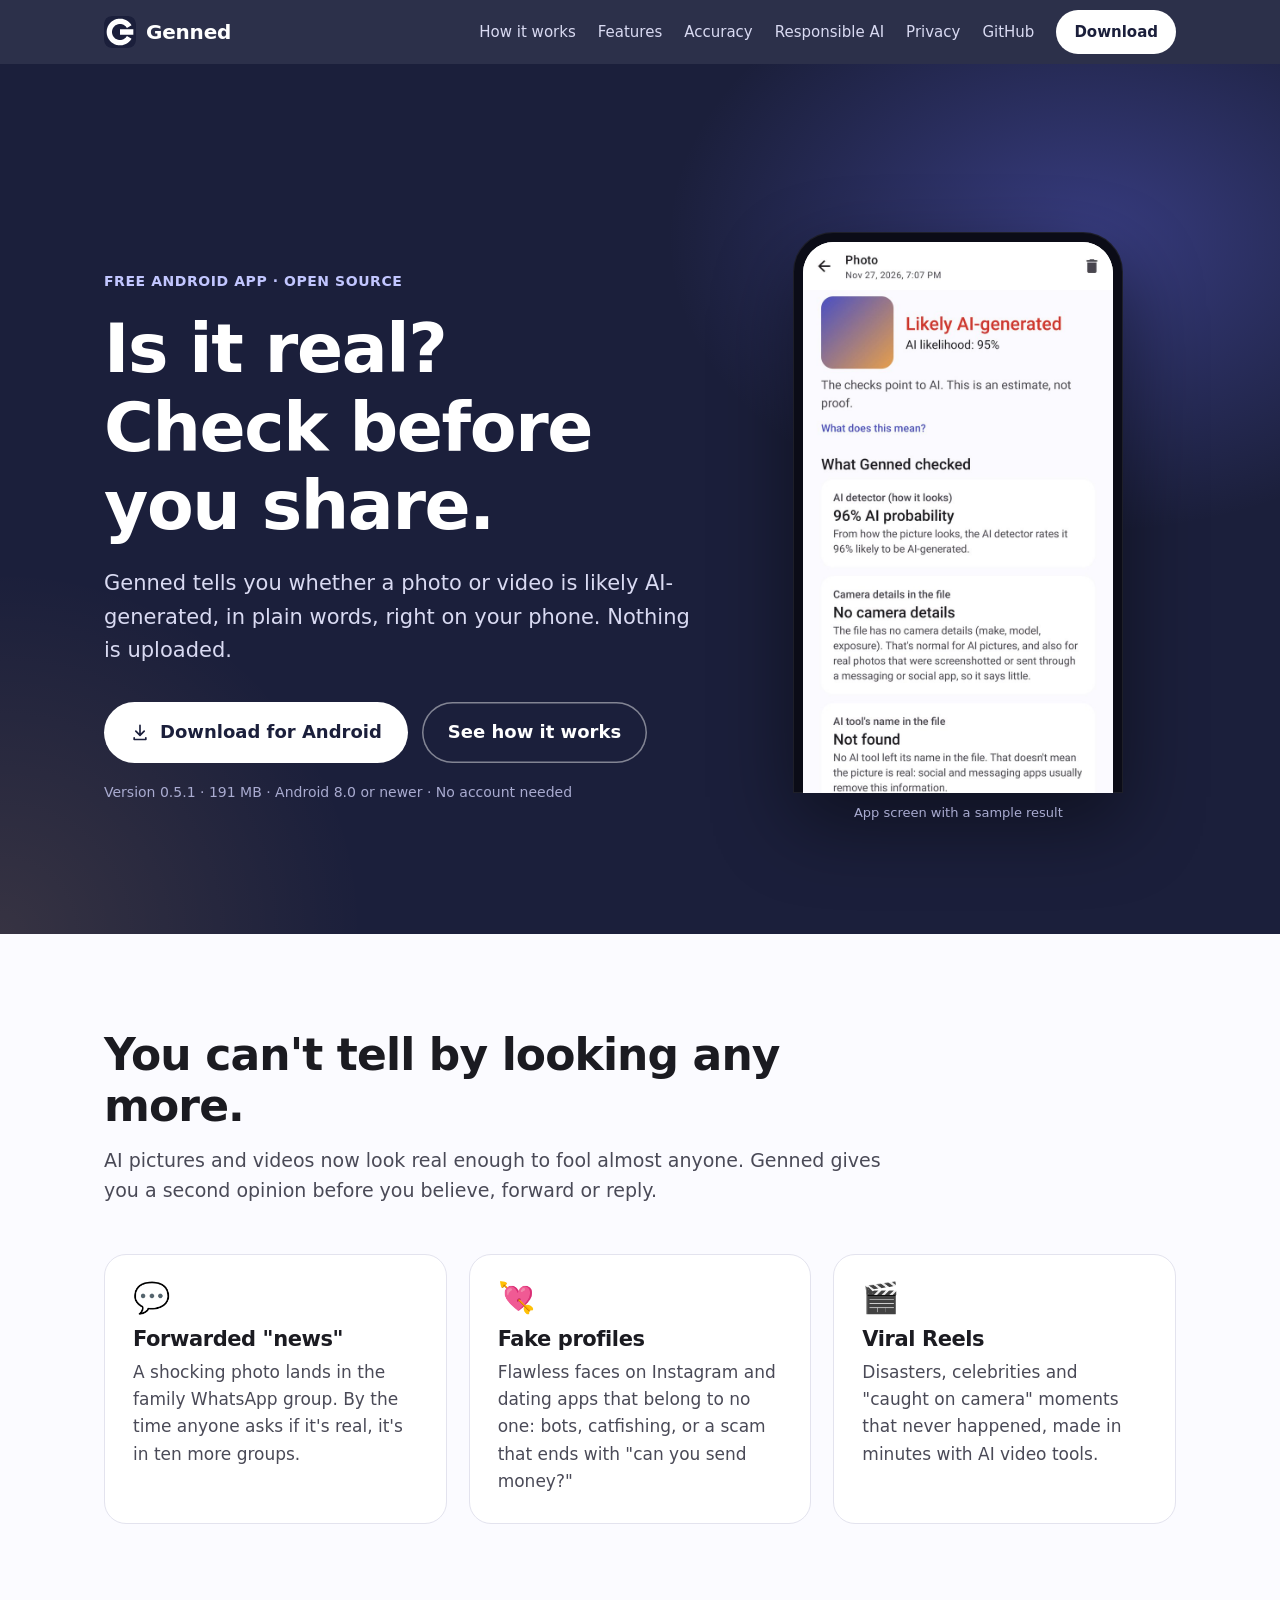
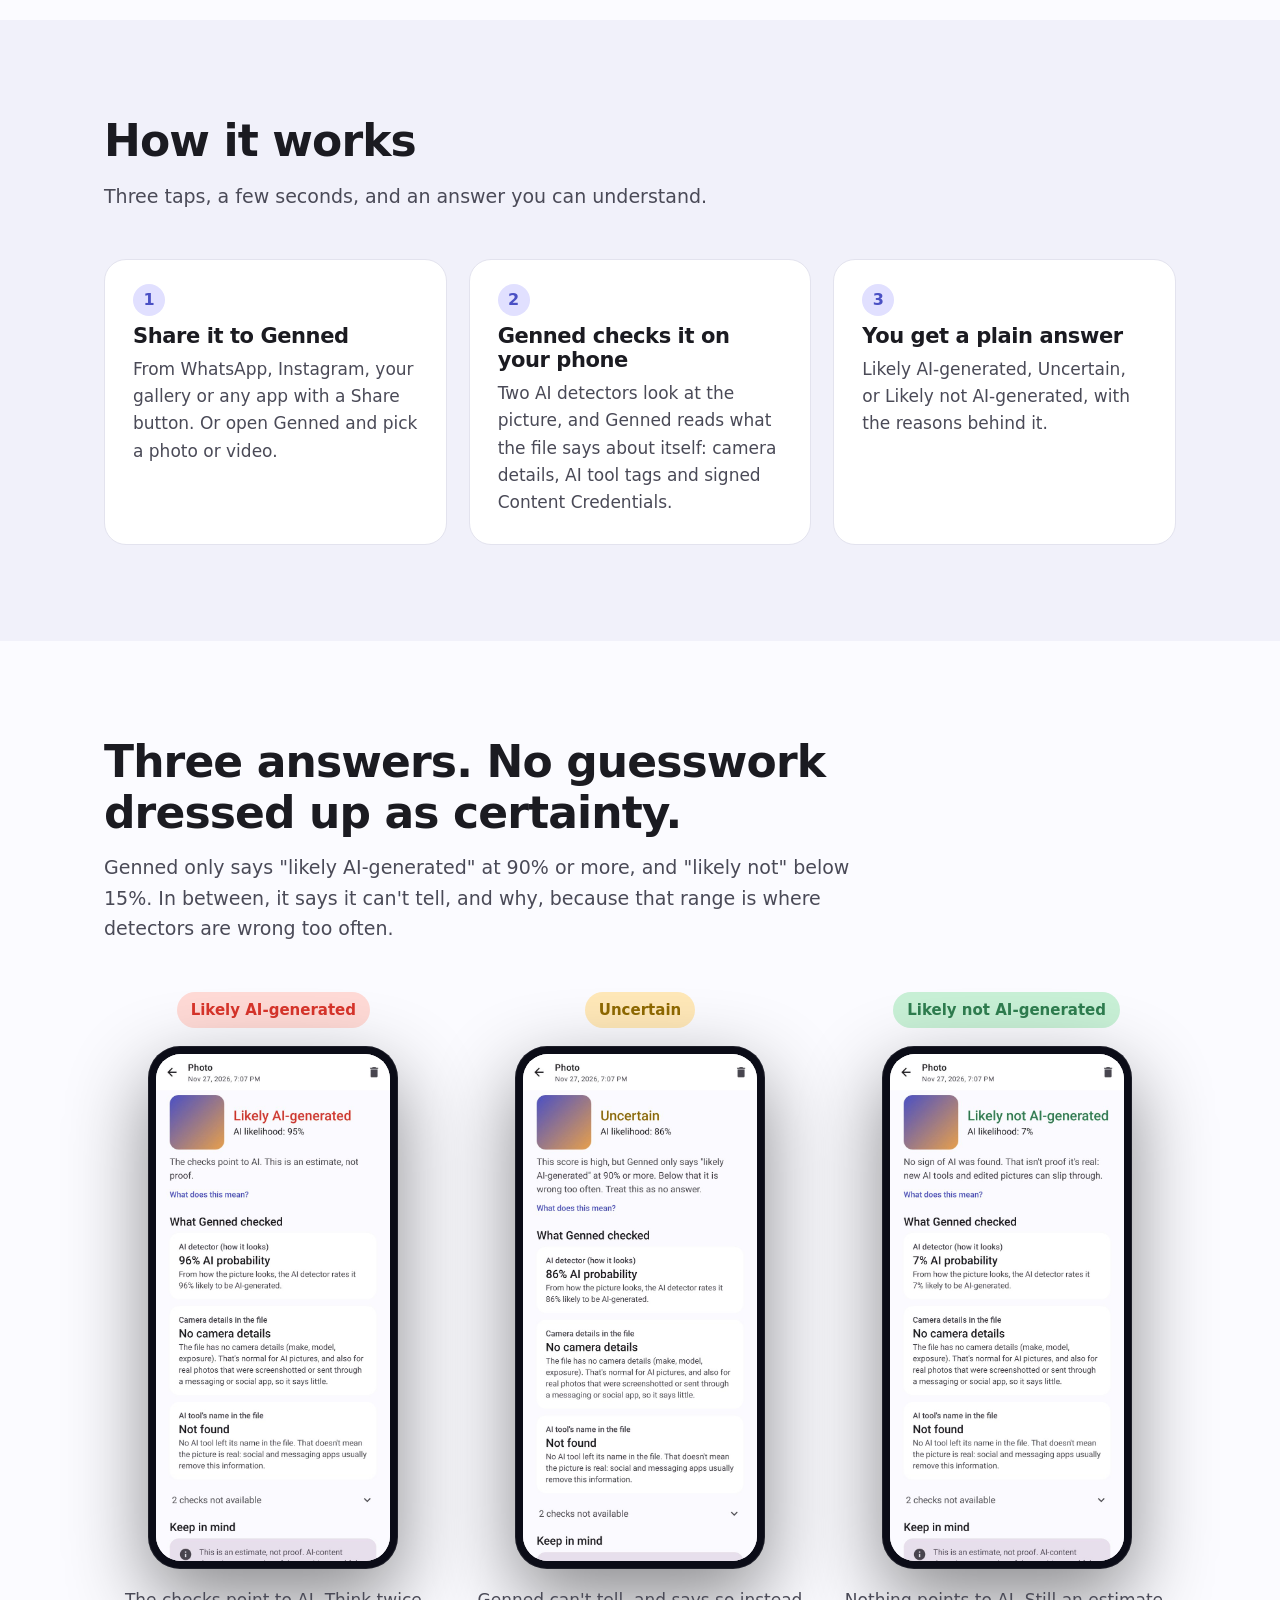
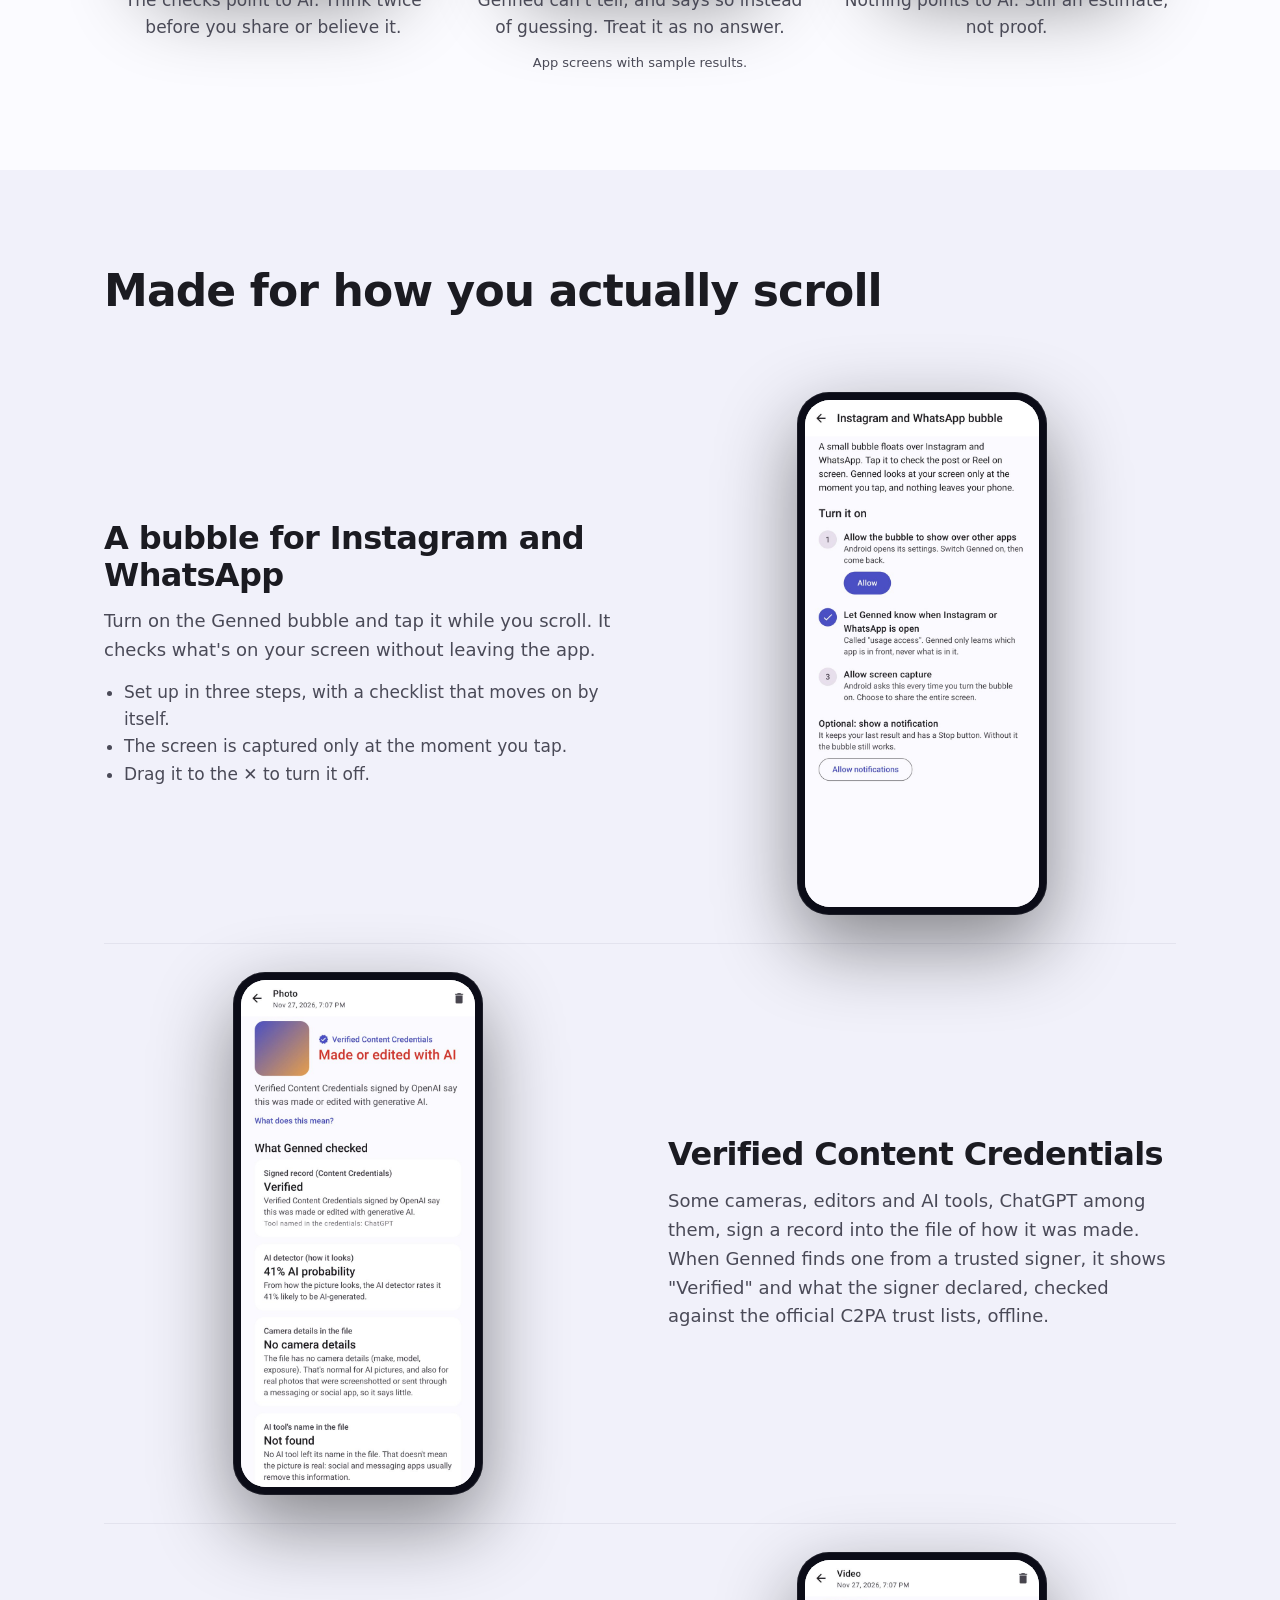
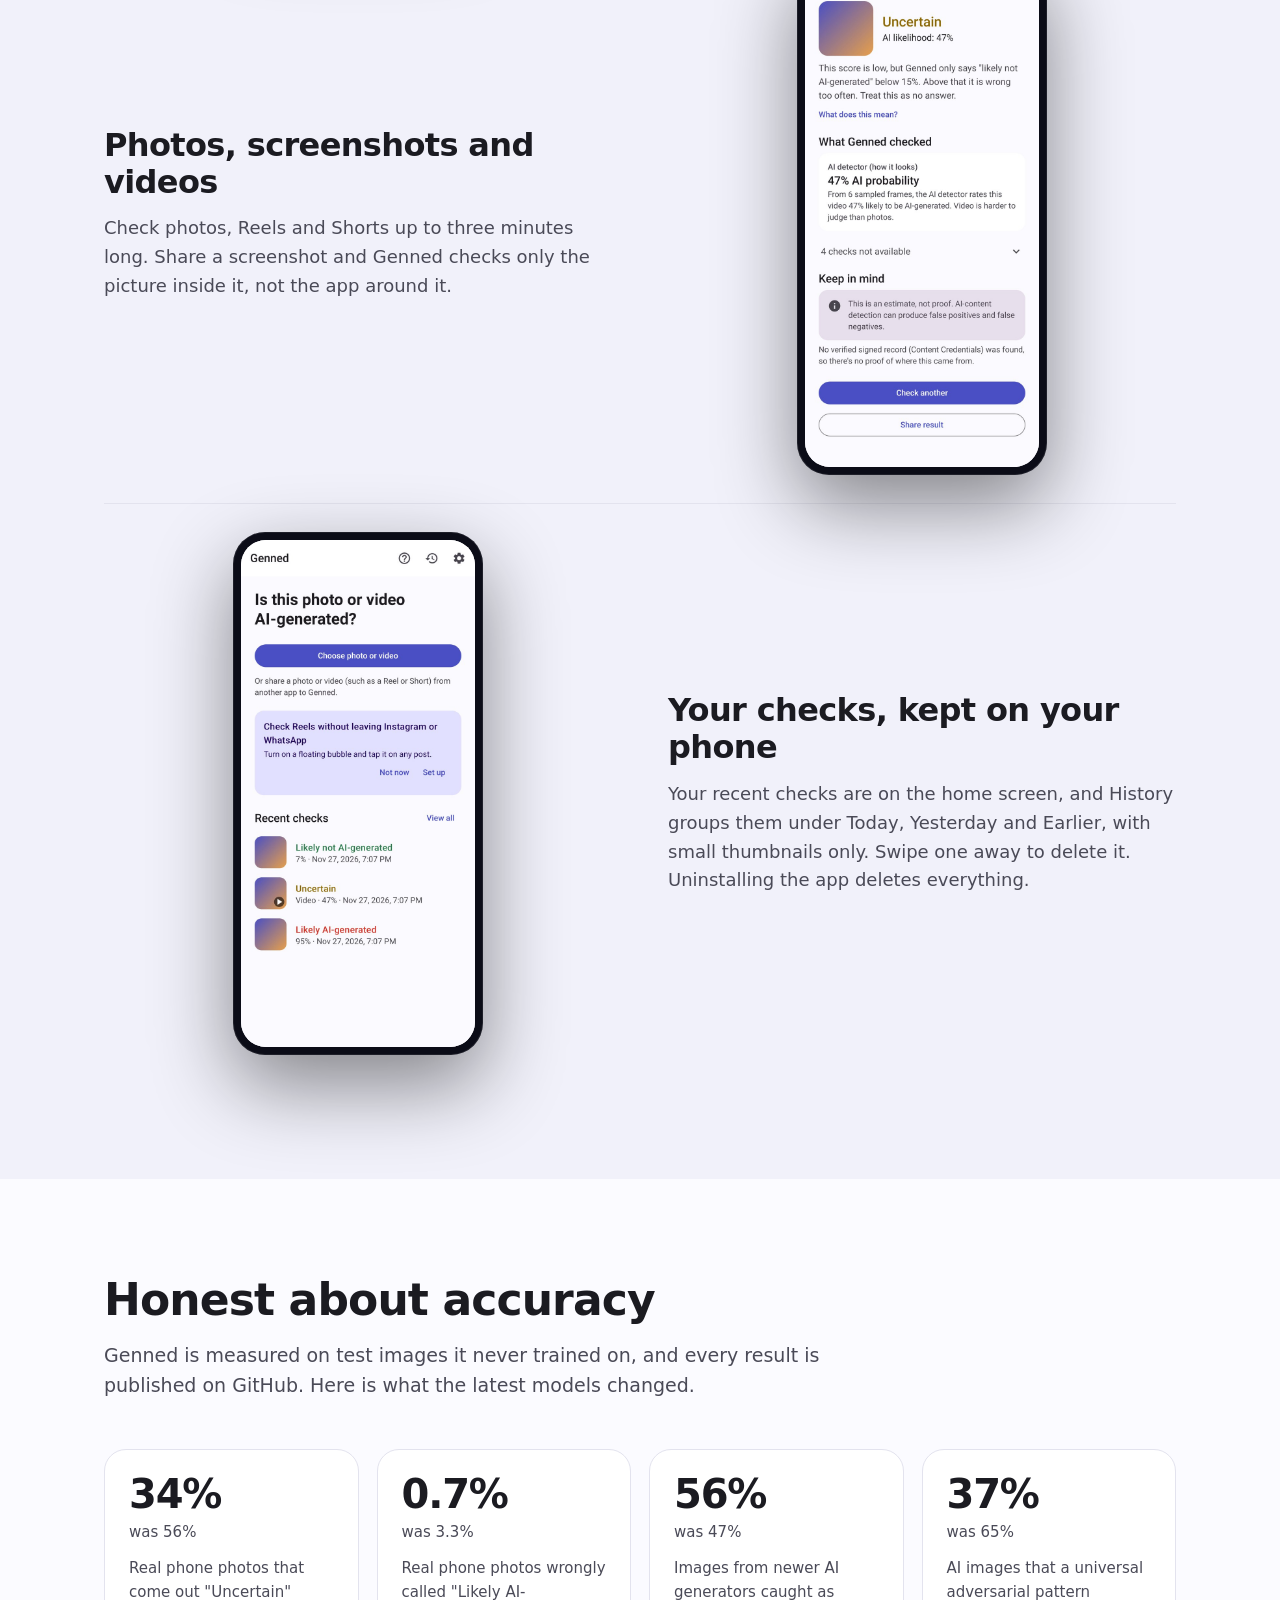
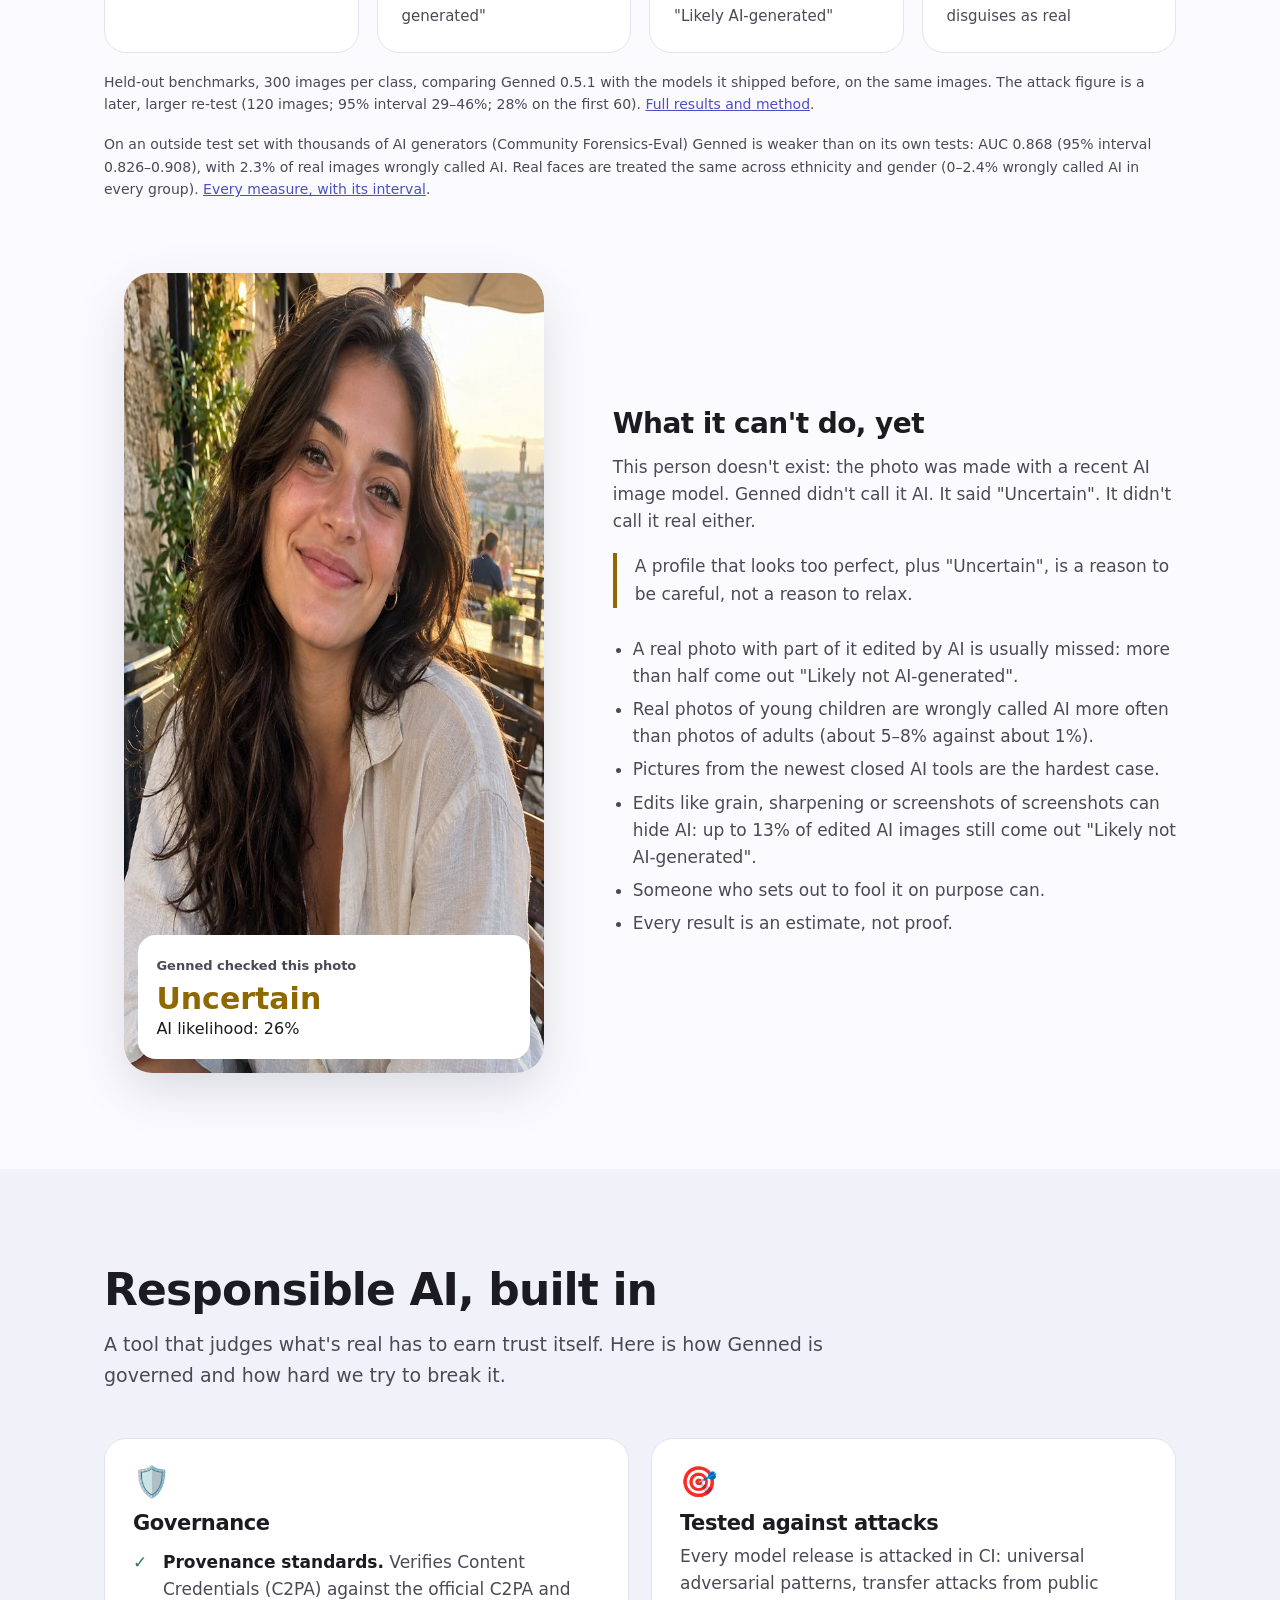
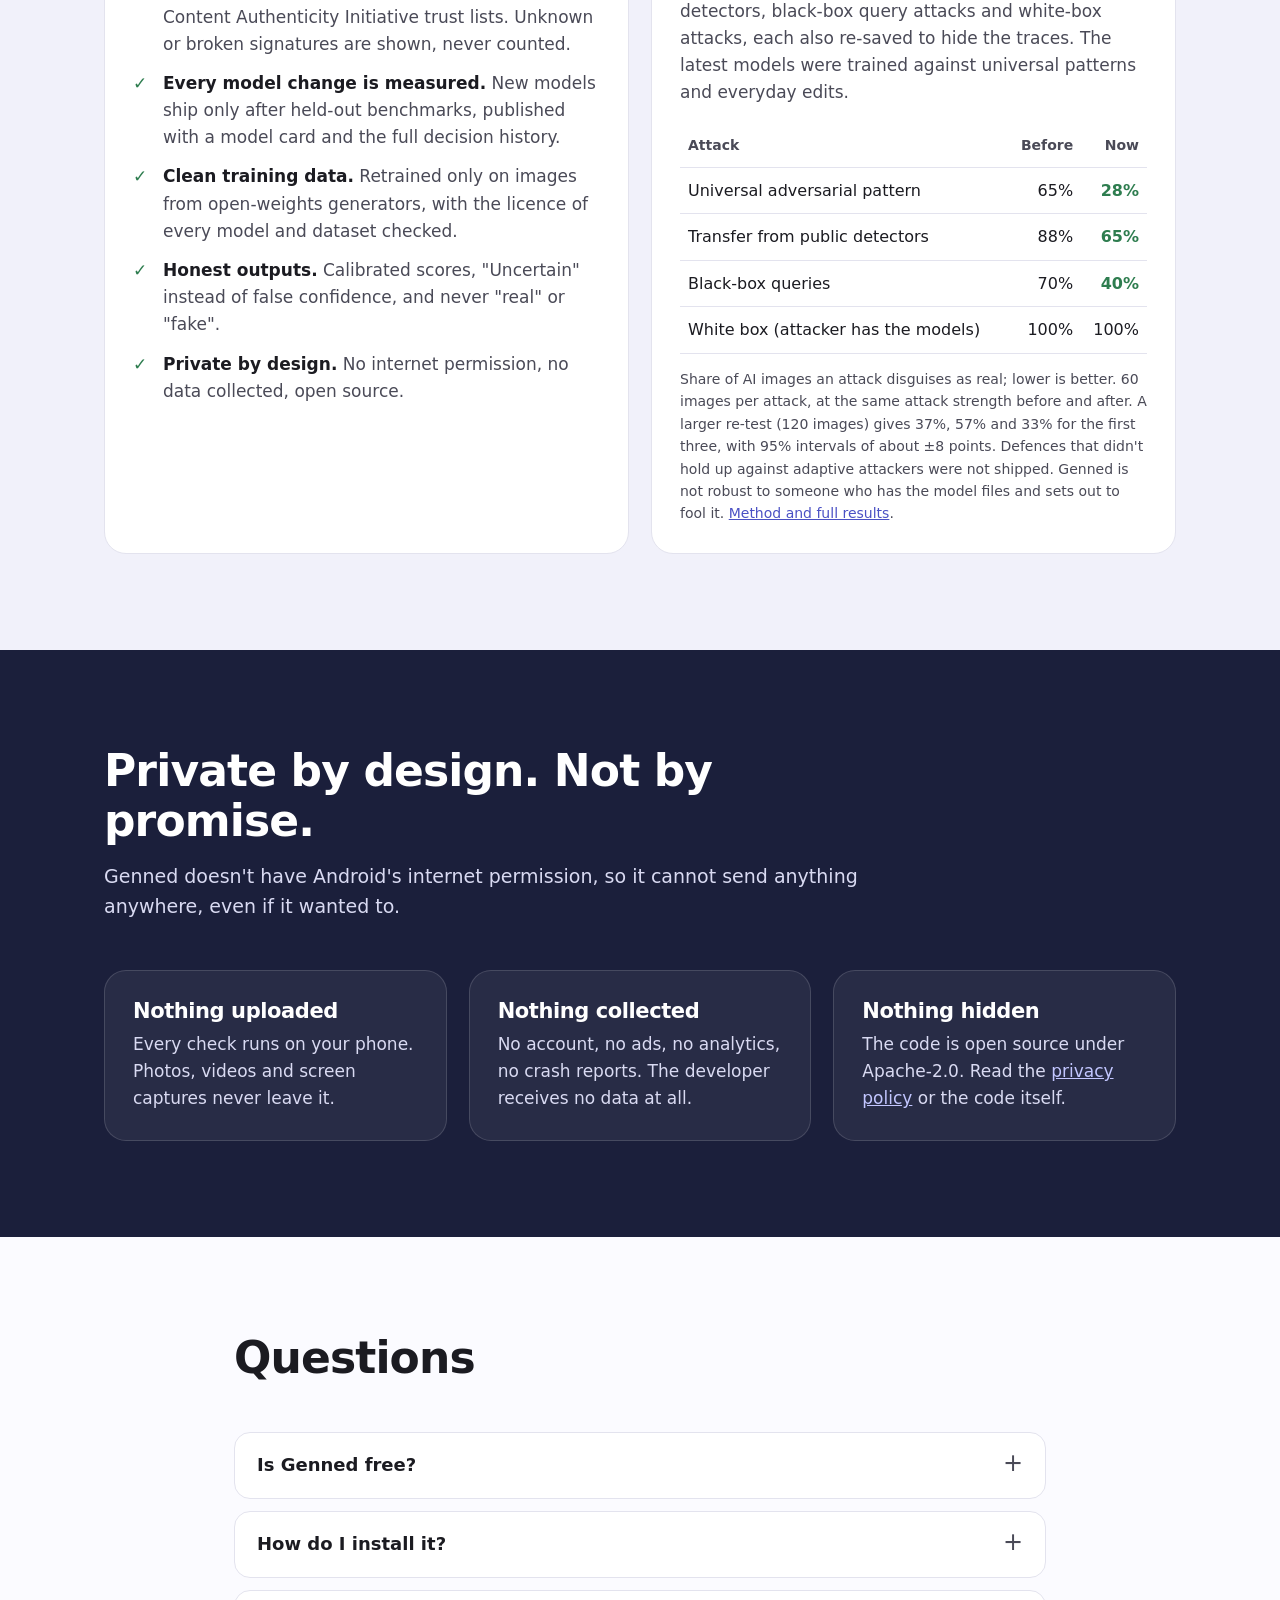
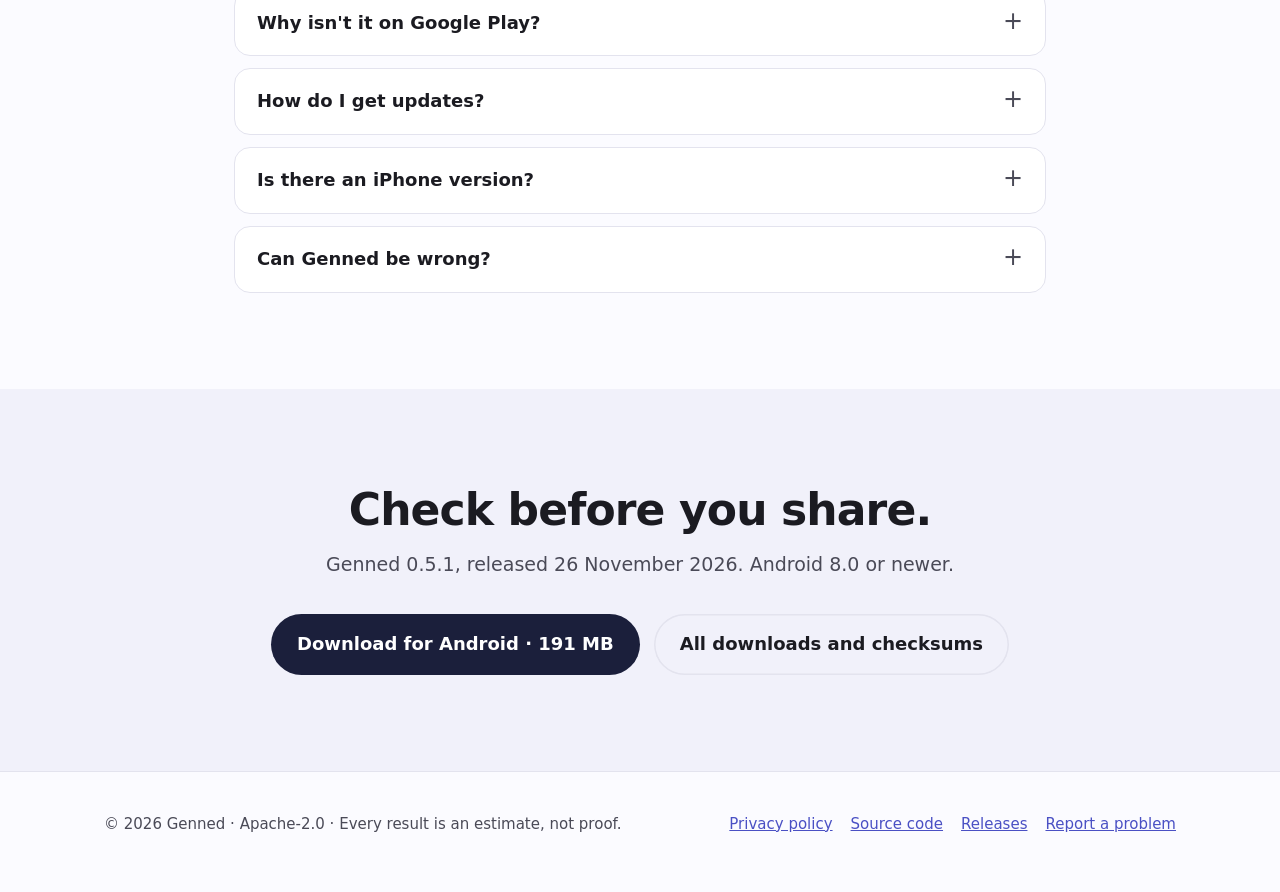
<file: index.html>
<!doctype html>
<html lang="en">
<head>
<meta charset="utf-8">
<meta name="viewport" content="width=device-width, initial-scale=1">
<title>Genned: is it real? Check before you share</title>
<meta name="description" content="Genned is a free Android app that tells you whether a photo or video is likely AI-generated, in plain words, right on your phone. Nothing is uploaded.">
<meta name="theme-color" content="#1B1F3B">
<link rel="icon" href="assets/logo.svg" type="image/svg+xml">
<link rel="apple-touch-icon" href="assets/icon-192.png">
<link rel="stylesheet" href="style.css">
<meta property="og:type" content="website">
<meta property="og:title" content="Genned: is it real? Check before you share">
<meta property="og:description" content="A free Android app that checks whether a photo or video is likely AI-generated. Runs on your phone; nothing is uploaded.">
<meta property="og:image" content="https://as791.github.io/genned/assets/brand/github-social-preview-1280x640.png">
<meta name="twitter:card" content="summary_large_image">
</head>
<body>
<a class="skip" href="#main">Skip to content</a>

<header class="top">
  <div class="wrap">
    <a class="logo" href="./"><img src="assets/logo.svg" alt="">Genned</a>
    <nav aria-label="Main">
      <a href="#how">How it works</a>
      <a href="#features">Features</a>
      <a href="#accuracy">Accuracy</a>
      <a href="#responsible-ai">Responsible AI</a>
      <a href="#privacy">Privacy</a>
      <a href="https://github.com/as791/genned">GitHub</a>
      <a class="btn" href="#download">Download</a>
    </nav>
  </div>
</header>

<main id="main">
  <section class="hero" aria-labelledby="hero-title">
    <div class="wrap">
      <div>
        <span class="eyebrow">Free Android app · Open source</span>
        <h1 id="hero-title">Is it real?<br>Check before you share.</h1>
        <p class="lede">Genned tells you whether a photo or video is likely AI-generated, in plain words, right on your phone. Nothing is uploaded.</p>
        <div class="cta">
          <a class="btn big" href="https://github.com/as791/genned/releases/download/v0.5.1/genned-0.5.1-arm64-v8a.apk">
            <svg viewBox="0 0 24 24" aria-hidden="true"><path fill="currentColor" d="M12 3a1 1 0 0 1 1 1v9.59l3.3-3.3a1 1 0 1 1 1.4 1.42l-5 5a1 1 0 0 1-1.4 0l-5-5a1 1 0 1 1 1.4-1.42l3.3 3.3V4a1 1 0 0 1 1-1Zm-7 15a1 1 0 0 1 1 1v1h12v-1a1 1 0 1 1 2 0v2a1 1 0 0 1-1 1H5a1 1 0 0 1-1-1v-2a1 1 0 0 1 1-1Z"/></svg>
            Download for Android
          </a>
          <a class="btn big ghost" href="#how">See how it works</a>
        </div>
        <p class="meta">Version 0.5.1 · 191 MB · Android 8.0 or newer · No account needed</p>
      </div>
      <div class="hero-phone">
        <div class="phone"><img src="assets/screens/03_result_likely_ai.jpg" alt="Genned result screen saying Likely AI-generated, with the AI likelihood and what each check found" width="720" height="1280"></div>
        <p class="caption">App screen with a sample result</p>
      </div>
    </div>
  </section>

  <section aria-labelledby="why-title">
    <div class="wrap">
      <div class="head">
        <h2 id="why-title">You can't tell by looking any more.</h2>
        <p>AI pictures and videos now look real enough to fool almost anyone. Genned gives you a second opinion before you believe, forward or reply.</p>
      </div>
      <div class="grid three">
        <div class="card"><span class="emoji" aria-hidden="true">💬</span><h3>Forwarded "news"</h3><p>A shocking photo lands in the family WhatsApp group. By the time anyone asks if it's real, it's in ten more groups.</p></div>
        <div class="card"><span class="emoji" aria-hidden="true">💘</span><h3>Fake profiles</h3><p>Flawless faces on Instagram and dating apps that belong to no one: bots, catfishing, or a scam that ends with "can you send money?"</p></div>
        <div class="card"><span class="emoji" aria-hidden="true">🎬</span><h3>Viral Reels</h3><p>Disasters, celebrities and "caught on camera" moments that never happened, made in minutes with AI video tools.</p></div>
      </div>
    </div>
  </section>

  <section class="alt" id="how" aria-labelledby="how-title">
    <div class="wrap">
      <div class="head">
        <h2 id="how-title">How it works</h2>
        <p>Three taps, a few seconds, and an answer you can understand.</p>
      </div>
      <div class="grid three steps">
        <div class="card step"><h3>Share it to Genned</h3><p>From WhatsApp, Instagram, your gallery or any app with a Share button. Or open Genned and pick a photo or video.</p></div>
        <div class="card step"><h3>Genned checks it on your phone</h3><p>Two AI detectors look at the picture, and Genned reads what the file says about itself: camera details, AI tool tags and signed Content Credentials.</p></div>
        <div class="card step"><h3>You get a plain answer</h3><p>Likely AI-generated, Uncertain, or Likely not AI-generated, with the reasons behind it.</p></div>
      </div>
    </div>
  </section>

  <section aria-labelledby="answers-title">
    <div class="wrap">
      <div class="head">
        <h2 id="answers-title">Three answers. No guesswork dressed up as certainty.</h2>
        <p>Genned only says "likely AI-generated" at 90% or more, and "likely not" below 15%. In between, it says it can't tell, and why, because that range is where detectors are wrong too often.</p>
      </div>
      <div class="verdicts">
        <div class="verdict">
          <span class="badge high">Likely AI-generated</span>
          <div class="phone small"><img src="assets/screens/03_result_likely_ai.jpg" alt="Result screen: Likely AI-generated" loading="lazy"></div>
          <p>The checks point to AI. Think twice before you share or believe it.</p>
        </div>
        <div class="verdict">
          <span class="badge unc">Uncertain</span>
          <div class="phone small"><img src="assets/screens/03b_result_uncertain_high_score.jpg" alt="Result screen: Uncertain, explaining the cut-off the score missed" loading="lazy"></div>
          <p>Genned can't tell, and says so instead of guessing. Treat it as no answer.</p>
        </div>
        <div class="verdict">
          <span class="badge low">Likely not AI-generated</span>
          <div class="phone small"><img src="assets/screens/05_result_likely_not_ai.jpg" alt="Result screen: Likely not AI-generated" loading="lazy"></div>
          <p>Nothing points to AI. Still an estimate, not proof.</p>
        </div>
      </div>
      <p class="caption">App screens with sample results.</p>
    </div>
  </section>

  <section class="alt" id="features" aria-labelledby="features-title">
    <div class="wrap">
      <div class="head">
        <h2 id="features-title">Made for how you actually scroll</h2>
      </div>

      <div class="feature">
        <div class="text">
          <h3>A bubble for Instagram and WhatsApp</h3>
          <p>Turn on the Genned bubble and tap it while you scroll. It checks what's on your screen without leaving the app.</p>
          <ul>
            <li>Set up in three steps, with a checklist that moves on by itself.</li>
            <li>The screen is captured only at the moment you tap.</li>
            <li>Drag it to the ✕ to turn it off.</li>
          </ul>
        </div>
        <div class="shot"><div class="phone small"><img src="assets/screens/10_overlay_setup.jpg" alt="Bubble setup screen with a three-step checklist" loading="lazy"></div></div>
      </div>

      <div class="feature flip">
        <div class="text">
          <h3>Verified Content Credentials</h3>
          <p>Some cameras, editors and AI tools, ChatGPT among them, sign a record into the file of how it was made. When Genned finds one from a trusted signer, it shows "Verified" and what the signer declared, checked against the official C2PA trust lists, offline.</p>
        </div>
        <div class="shot"><div class="phone small"><img src="assets/screens/06_result_verified.jpg" alt="Result screen showing Verified Content Credentials" loading="lazy"></div></div>
      </div>

      <div class="feature">
        <div class="text">
          <h3>Photos, screenshots and videos</h3>
          <p>Check photos, Reels and Shorts up to three minutes long. Share a screenshot and Genned checks only the picture inside it, not the app around it.</p>
        </div>
        <div class="shot"><div class="phone small"><img src="assets/screens/04_result_uncertain_video.jpg" alt="Result screen for a video" loading="lazy"></div></div>
      </div>

      <div class="feature flip">
        <div class="text">
          <h3>Your checks, kept on your phone</h3>
          <p>Your recent checks are on the home screen, and History groups them under Today, Yesterday and Earlier, with small thumbnails only. Swipe one away to delete it. Uninstalling the app deletes everything.</p>
        </div>
        <div class="shot"><div class="phone small"><img src="assets/screens/02_home_with_history.jpg" alt="Home screen with recent checks" loading="lazy"></div></div>
      </div>
    </div>
  </section>

  <section id="accuracy" aria-labelledby="accuracy-title">
    <div class="wrap">
      <div class="head">
        <h2 id="accuracy-title">Honest about accuracy</h2>
        <p>Genned is measured on test images it never trained on, and every result is published on GitHub. Here is what the latest models changed.</p>
      </div>
      <div class="stats">
        <div class="stat"><div class="num">34%</div><div class="from">was 56%</div><p>Real phone photos that come out "Uncertain"</p></div>
        <div class="stat"><div class="num">0.7%</div><div class="from">was 3.3%</div><p>Real phone photos wrongly called "Likely AI-generated"</p></div>
        <div class="stat"><div class="num">56%</div><div class="from">was 47%</div><p>Images from newer AI generators caught as "Likely AI-generated"</p></div>
        <div class="stat"><div class="num">37%</div><div class="from">was 65%</div><p>AI images that a universal adversarial pattern disguises as real</p></div>
      </div>
      <p class="note">Held-out benchmarks, 300 images per class, comparing Genned 0.5.1 with the models it shipped before, on the same images. The attack figure is a later, larger re-test (120 images; 95% interval 29–46%; 28% on the first 60). <a href="https://github.com/as791/genned/issues/16">Full results and method</a>.</p>
      <p class="note">On an outside test set with thousands of AI generators (Community Forensics-Eval) Genned is weaker than on its own tests: AUC 0.868 (95% interval 0.826–0.908), with 2.3% of real images wrongly called AI. Real faces are treated the same across ethnicity and gender (0–2.4% wrongly called AI in every group). <a href="https://github.com/as791/genned/blob/main/internal-docs/MODEL.md#evaluation-scorecard-v050-november-2026">Every measure, with its interval</a>.</p>

      <div class="example" style="margin-top: 72px">
        <div class="profile">
          <img src="assets/ai-profile-example.jpg" alt="An AI-generated portrait of a smiling woman at a café terrace" width="640" height="800" loading="lazy">
          <div class="result"><small>Genned checked this photo</small><strong>Uncertain</strong><span>AI likelihood: 26%</span></div>
        </div>
        <div>
          <h3 style="font-size: 28px; font-weight: 800">What it can't do, yet</h3>
          <p style="margin-top: 14px; color: var(--text-2)">This person doesn't exist: the photo was made with a recent AI image model. Genned didn't call it AI. It said "Uncertain". It didn't call it real either.</p>
          <blockquote>A profile that looks too perfect, plus "Uncertain", is a reason to be careful, not a reason to relax.</blockquote>
          <div class="limits">
            <ul>
              <li>A real photo with part of it edited by AI is usually missed: more than half come out "Likely not AI-generated".</li>
              <li>Real photos of young children are wrongly called AI more often than photos of adults (about 5–8% against about 1%).</li>
              <li>Pictures from the newest closed AI tools are the hardest case.</li>
              <li>Edits like grain, sharpening or screenshots of screenshots can hide AI: up to 13% of edited AI images still come out "Likely not AI-generated".</li>
              <li>Someone who sets out to fool it on purpose can.</li>
              <li>Every result is an estimate, not proof.</li>
            </ul>
          </div>
        </div>
      </div>
    </div>
  </section>

  <section class="alt" id="responsible-ai" aria-labelledby="rai-title">
    <div class="wrap">
      <div class="head">
        <h2 id="rai-title">Responsible AI, built in</h2>
        <p>A tool that judges what's real has to earn trust itself. Here is how Genned is governed and how hard we try to break it.</p>
      </div>
      <div class="grid two">
        <div class="card">
          <span class="emoji" aria-hidden="true">🛡️</span>
          <h3>Governance</h3>
          <ul class="ticks">
            <li><strong>Provenance standards.</strong> Verifies Content Credentials (C2PA) against the official C2PA and Content Authenticity Initiative trust lists. Unknown or broken signatures are shown, never counted.</li>
            <li><strong>Every model change is measured.</strong> New models ship only after held-out benchmarks, published with a model card and the full decision history.</li>
            <li><strong>Clean training data.</strong> Retrained only on images from open-weights generators, with the licence of every model and dataset checked.</li>
            <li><strong>Honest outputs.</strong> Calibrated scores, "Uncertain" instead of false confidence, and never "real" or "fake".</li>
            <li><strong>Private by design.</strong> No internet permission, no data collected, open source.</li>
          </ul>
        </div>
        <div class="card">
          <span class="emoji" aria-hidden="true">🎯</span>
          <h3>Tested against attacks</h3>
          <p>Every model release is attacked in CI: universal adversarial patterns, transfer attacks from public detectors, black-box query attacks and white-box attacks, each also re-saved to hide the traces. The latest models were trained against universal patterns and everyday edits.</p>
          <table class="attacks">
            <thead><tr><th>Attack</th><th>Before</th><th>Now</th></tr></thead>
            <tbody>
              <tr><td>Universal adversarial pattern</td><td>65%</td><td><strong>28%</strong></td></tr>
              <tr><td>Transfer from public detectors</td><td>88%</td><td><strong>65%</strong></td></tr>
              <tr><td>Black-box queries</td><td>70%</td><td><strong>40%</strong></td></tr>
              <tr><td>White box (attacker has the models)</td><td>100%</td><td>100%</td></tr>
            </tbody>
          </table>
          <p class="note">Share of AI images an attack disguises as real; lower is better. 60 images per attack, at the same attack strength before and after. A larger re-test (120 images) gives 37%, 57% and 33% for the first three, with 95% intervals of about ±8 points. Defences that didn't hold up against adaptive attackers were not shipped. Genned is not robust to someone who has the model files and sets out to fool it. <a href="https://github.com/as791/genned/blob/main/internal-docs/MODEL.md">Method and full results</a>.</p>
        </div>
      </div>
    </div>
  </section>

  <section class="privacy" id="privacy" aria-labelledby="privacy-title">
    <div class="wrap">
      <div class="head">
        <h2 id="privacy-title">Private by design. Not by promise.</h2>
        <p>Genned doesn't have Android's internet permission, so it cannot send anything anywhere, even if it wanted to.</p>
      </div>
      <div class="grid three">
        <div class="card"><h3>Nothing uploaded</h3><p>Every check runs on your phone. Photos, videos and screen captures never leave it.</p></div>
        <div class="card"><h3>Nothing collected</h3><p>No account, no ads, no analytics, no crash reports. The developer receives no data at all.</p></div>
        <div class="card"><h3>Nothing hidden</h3><p>The code is open source under Apache-2.0. Read the <a href="privacy.html">privacy policy</a> or the code itself.</p></div>
      </div>
    </div>
  </section>

  <section aria-labelledby="faq-title">
    <div class="wrap" style="max-width: 860px">
      <div class="head"><h2 id="faq-title">Questions</h2></div>
      <details>
        <summary>Is Genned free?</summary>
        <p>Yes. Free, no ads, no in-app purchases, and open source.</p>
      </details>
      <details>
        <summary>How do I install it?</summary>
        <ol>
          <li>On your phone, tap <a href="https://github.com/as791/genned/releases/download/v0.5.1/genned-0.5.1-arm64-v8a.apk">Download for Android</a> (191 MB). It works on nearly every phone sold in the last several years.</li>
          <li>Open the downloaded file. Android asks you to allow installs from your browser or Files app; allow it, then tap Install.</li>
          <li>Not sure your phone is supported? Use the <a href="https://github.com/as791/genned/releases/download/v0.5.1/genned-0.5.1.apk">universal APK</a> (263 MB), which works on every Android phone.</li>
        </ol>
      </details>
      <details>
        <summary>Why isn't it on Google Play?</summary>
        <p>Not yet. Until then, every release is published on GitHub, signed with the same key, with SHA-256 checksums for each download on the <a href="https://github.com/as791/genned/releases/tag/v0.5.1">release page</a>.</p>
      </details>
      <details>
        <summary>How do I get updates?</summary>
        <p>Genned has no internet access, so it can't check for updates itself. Come back here, or use Watch → Custom → Releases on the GitHub repository. Install the new APK over the old one; your history is kept.</p>
      </details>
      <details>
        <summary>Is there an iPhone version?</summary>
        <p>No, Genned is Android only for now.</p>
      </details>
      <details>
        <summary>Can Genned be wrong?</summary>
        <p>Yes. It is an estimate, not proof. That's why it says "Uncertain" when it can't tell, and why the accuracy section above lists what it still gets wrong.</p>
      </details>
    </div>
  </section>

  <section class="alt download" id="download" aria-labelledby="download-title">
    <div class="wrap">
      <div class="head">
        <h2 id="download-title">Check before you share.</h2>
        <p>Genned 0.5.1, released 26 November 2026. Android 8.0 or newer.</p>
      </div>
      <div class="cta">
        <a class="btn big" href="https://github.com/as791/genned/releases/download/v0.5.1/genned-0.5.1-arm64-v8a.apk">Download for Android · 191 MB</a>
        <a class="btn big ghost" href="https://github.com/as791/genned/releases/tag/v0.5.1">All downloads and checksums</a>
      </div>
    </div>
  </section>
</main>

<footer>
  <div class="wrap">
    <span>© 2026 Genned · Apache-2.0 · Every result is an estimate, not proof.</span>
    <nav aria-label="Footer">
      <a href="privacy.html">Privacy policy</a>
      <a href="https://github.com/as791/genned">Source code</a>
      <a href="https://github.com/as791/genned/releases">Releases</a>
      <a href="https://github.com/as791/genned/issues">Report a problem</a>
    </nav>
  </div>
</footer>
</body>
</html>
</file>
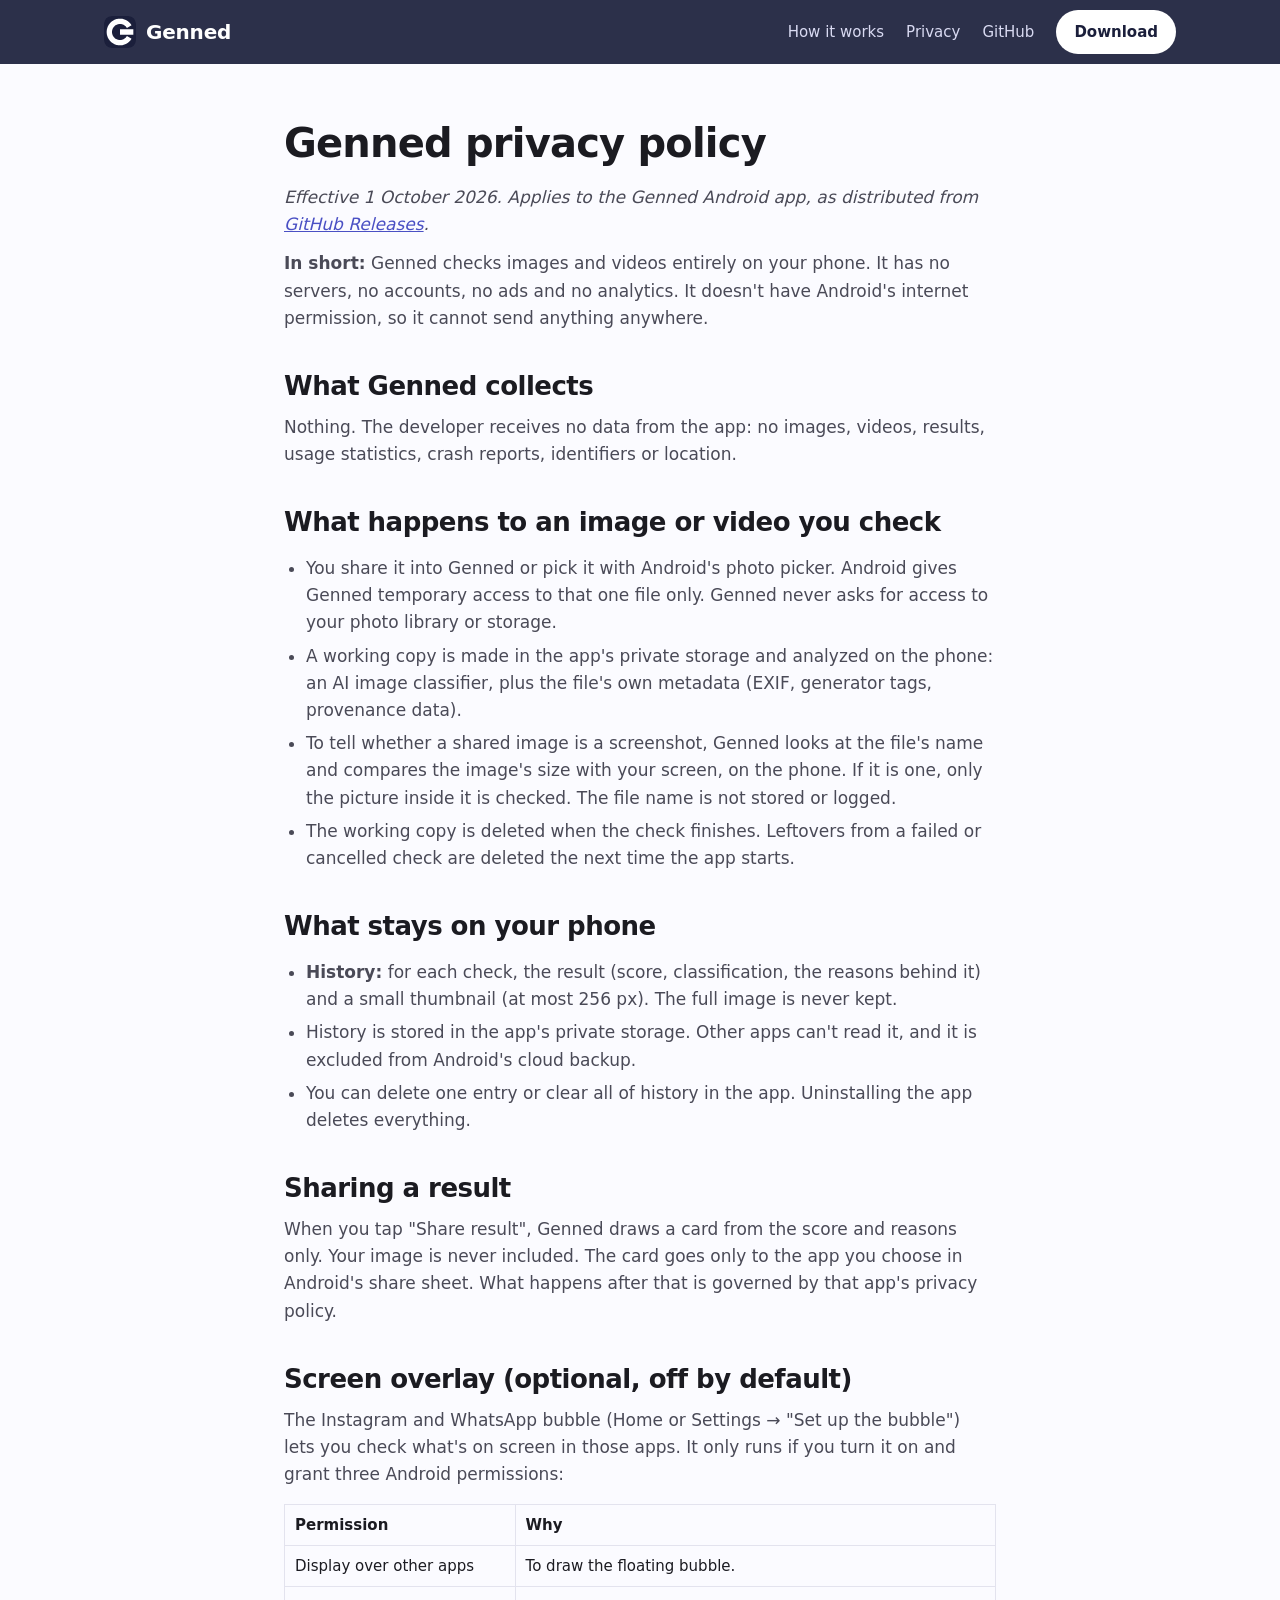
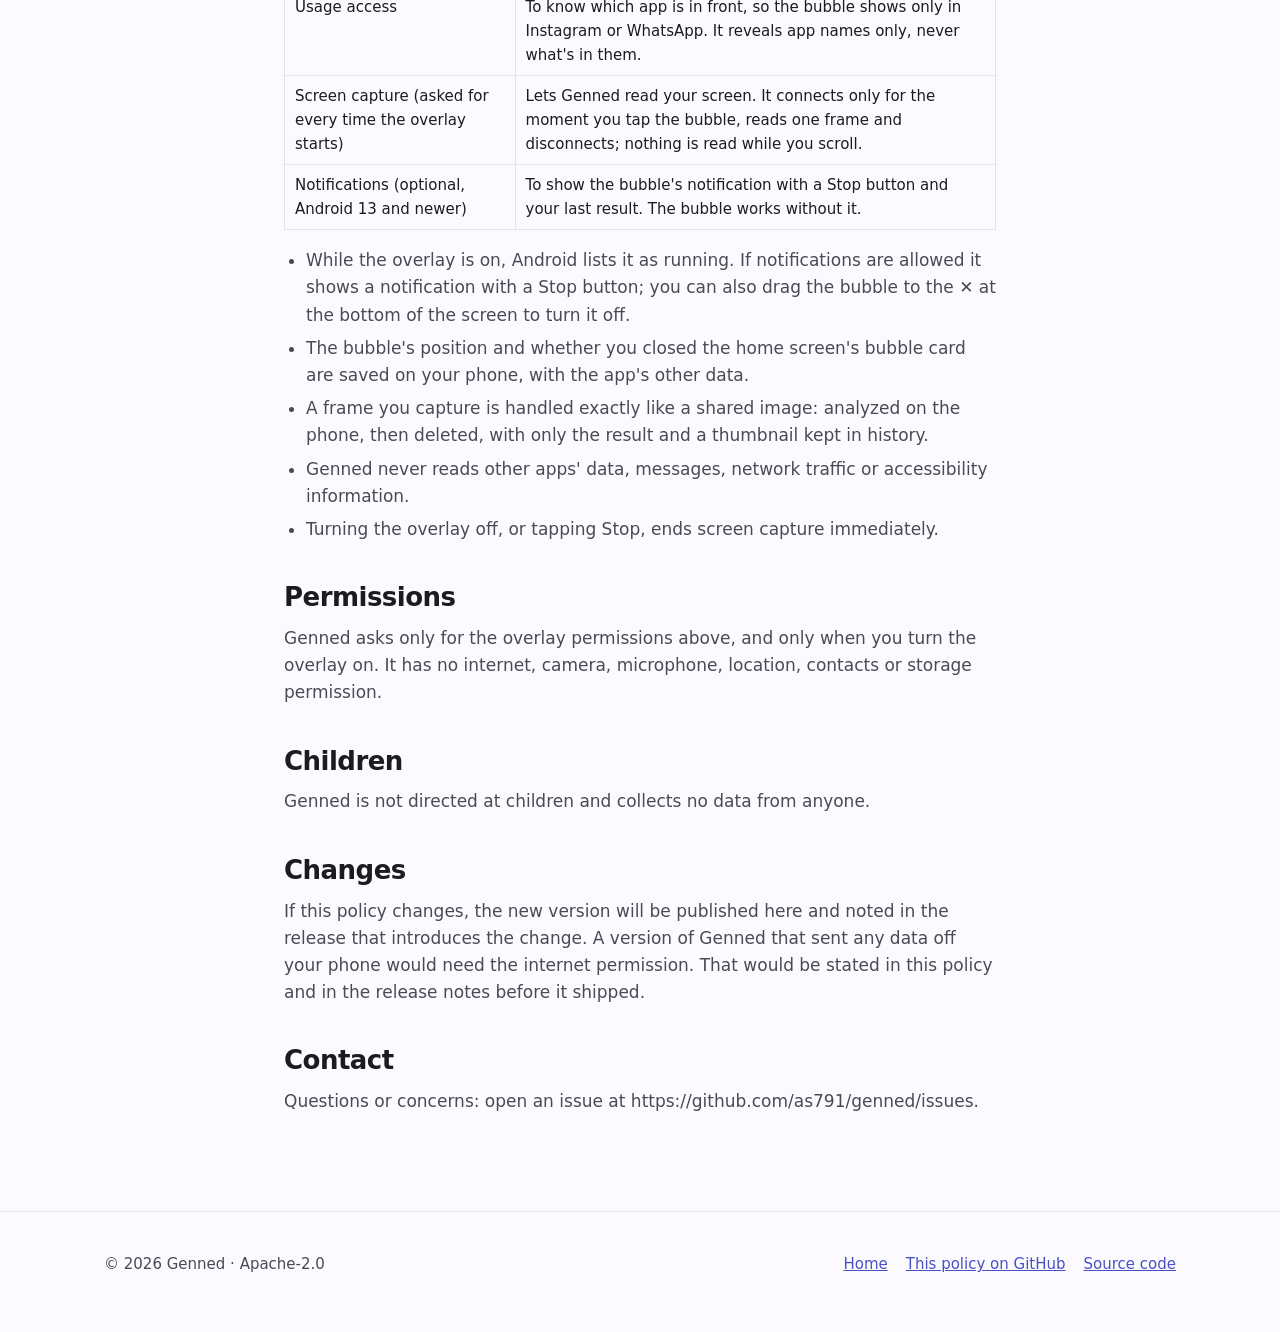
<file: privacy.html>
<!doctype html>
<html lang="en">
<head>
<meta charset="utf-8">
<meta name="viewport" content="width=device-width, initial-scale=1">
<title>Privacy policy · Genned</title>
<meta name="description" content="Genned checks images and videos entirely on your phone. No servers, no accounts, no ads, no analytics, and no internet permission.">
<meta name="theme-color" content="#1B1F3B">
<link rel="icon" href="assets/logo.svg" type="image/svg+xml">
<link rel="stylesheet" href="style.css">
</head>
<body>
<header class="top">
  <div class="wrap">
    <a class="logo" href="./"><img src="assets/logo.svg" alt="">Genned</a>
    <nav aria-label="Main">
      <a href="./#how">How it works</a>
      <a href="./#privacy">Privacy</a>
      <a href="https://github.com/as791/genned">GitHub</a>
      <a class="btn" href="./#download">Download</a>
    </nav>
  </div>
</header>
<main class="doc">
<h1>Genned privacy policy</h1>
<p><em>Effective 1 October 2026. Applies to the Genned Android app, as distributed from
<a href="https://github.com/as791/genned/releases">GitHub Releases</a>.</em></p>
<p><strong>In short:</strong> Genned checks images and videos entirely on your phone. It has no servers,
no accounts, no ads and no analytics. It doesn't have Android's internet permission, so it
cannot send anything anywhere.</p>
<h2>What Genned collects</h2>
<p>Nothing. The developer receives no data from the app: no images, videos, results, usage
statistics, crash reports, identifiers or location.</p>
<h2>What happens to an image or video you check</h2>
<ul>
<li>You share it into Genned or pick it with Android's photo picker. Android gives Genned
  temporary access to that one file only. Genned never asks for access to your photo
  library or storage.</li>
<li>A working copy is made in the app's private storage and analyzed on the phone: an AI
  image classifier, plus the file's own metadata (EXIF, generator tags, provenance
  data).</li>
<li>To tell whether a shared image is a screenshot, Genned looks at the file's name and
  compares the image's size with your screen, on the phone. If it is one, only the picture
  inside it is checked. The file name is not stored or logged.</li>
<li>The working copy is deleted when the check finishes. Leftovers from a failed or
  cancelled check are deleted the next time the app starts.</li>
</ul>
<h2>What stays on your phone</h2>
<ul>
<li><strong>History:</strong> for each check, the result (score, classification, the reasons
  behind it) and a small thumbnail (at most 256 px). The full image is never kept.</li>
<li>History is stored in the app's private storage. Other apps can't read it, and it is
  excluded from Android's cloud backup.</li>
<li>You can delete one entry or clear all of history in the app. Uninstalling the app
  deletes everything.</li>
</ul>
<h2>Sharing a result</h2>
<p>When you tap "Share result", Genned draws a card from the score and reasons only. Your
image is never included. The card goes only to the app you choose in Android's share
sheet. What happens after that is governed by that app's privacy policy.</p>
<h2>Screen overlay (optional, off by default)</h2>
<p>The Instagram and WhatsApp bubble (Home or Settings → "Set up the bubble") lets you
check what's on screen in those apps. It only runs if you turn it on and grant three
Android permissions:</p>
<table>
<thead>
<tr>
<th>Permission</th>
<th>Why</th>
</tr>
</thead>
<tbody>
<tr>
<td>Display over other apps</td>
<td>To draw the floating bubble.</td>
</tr>
<tr>
<td>Usage access</td>
<td>To know which app is in front, so the bubble shows only in Instagram or WhatsApp. It reveals app names only, never what's in them.</td>
</tr>
<tr>
<td>Screen capture (asked for every time the overlay starts)</td>
<td>Lets Genned read your screen. It connects only for the moment you tap the bubble, reads one frame and disconnects; nothing is read while you scroll.</td>
</tr>
<tr>
<td>Notifications (optional, Android 13 and newer)</td>
<td>To show the bubble's notification with a Stop button and your last result. The bubble works without it.</td>
</tr>
</tbody>
</table>
<ul>
<li>While the overlay is on, Android lists it as running. If notifications are allowed
  it shows a notification with a Stop button; you can also drag the bubble to the ✕ at
  the bottom of the screen to turn it off.</li>
<li>The bubble's position and whether you closed the home screen's bubble card are saved
  on your phone, with the app's other data.</li>
<li>A frame you capture is handled exactly like a shared image: analyzed on the phone,
  then deleted, with only the result and a thumbnail kept in history.</li>
<li>Genned never reads other apps' data, messages, network traffic or accessibility
  information.</li>
<li>Turning the overlay off, or tapping Stop, ends screen capture immediately.</li>
</ul>
<h2>Permissions</h2>
<p>Genned asks only for the overlay permissions above, and only when you turn the overlay
on. It has no internet, camera, microphone, location, contacts or storage permission.</p>
<h2>Children</h2>
<p>Genned is not directed at children and collects no data from anyone.</p>
<h2>Changes</h2>
<p>If this policy changes, the new version will be published here and noted in the
release that introduces the change. A version of Genned that sent any data off your
phone would need the internet permission. That would be stated in this policy and in
the release notes before it shipped.</p>
<h2>Contact</h2>
<p>Questions or concerns: open an issue at https://github.com/as791/genned/issues.</p>
</main>
<footer>
  <div class="wrap">
    <span>© 2026 Genned · Apache-2.0</span>
    <nav aria-label="Footer">
      <a href="./">Home</a>
      <a href="https://github.com/as791/genned/blob/main/PRIVACY.md">This policy on GitHub</a>
      <a href="https://github.com/as791/genned">Source code</a>
    </nav>
  </div>
</footer>
</body>
</html>
</file>
<file: style.css>
/* Genned website. No web fonts, trackers or scripts from other sites: the page is as
   private as the app. Colours are the app's own (ui/theme/Color.kt). */
:root {
  --bg: #FBFBFF;
  --surface: #FFFFFF;
  --surface-2: #F1F1FA;
  --text: #1B1B21;
  --text-2: #4A4A57;
  --line: #E3E3EE;
  --brand: #1B1F3B;
  --brand-ink: #FFFFFF;
  --accent: #4A50C4;
  --accent-soft: #E1E0FF;
  --high: #D8342A;
  --high-soft: #FFDAD6;
  --unc: #8F6900;
  --unc-soft: #FFE8B8;
  --low: #2E7D4F;
  --low-soft: #C8F0D6;
  --radius: 22px;
  --shadow: 0 18px 50px rgba(27, 31, 59, 0.14);
  --max: 1120px;
  color-scheme: light;
}
@media (prefers-color-scheme: dark) {
  :root {
    --bg: #121318;
    --surface: #1D1E24;
    --surface-2: #25262E;
    --text: #E6E6EE;
    --text-2: #B4B4C2;
    --line: #30313A;
    --accent: #C2C6FF;
    --accent-soft: #33389B;
    --high: #FFB4AB;
    --high-soft: #5C1A15;
    --unc: #F2C45A;
    --unc-soft: #4A3800;
    --low: #8FD9AC;
    --low-soft: #11402A;
    --shadow: 0 18px 50px rgba(0, 0, 0, 0.45);
    color-scheme: dark;
  }
}

* { box-sizing: border-box; }
html { scroll-behavior: smooth; }
@media (prefers-reduced-motion: reduce) { html { scroll-behavior: auto; } }
body {
  margin: 0;
  background: var(--bg);
  color: var(--text);
  font: 17px/1.6 system-ui, -apple-system, "Segoe UI", Roboto, "Noto Sans", "Helvetica Neue", Arial, sans-serif;
  -webkit-font-smoothing: antialiased;
}
img { max-width: 100%; display: block; }
a { color: var(--accent); }
h1, h2, h3 { line-height: 1.15; letter-spacing: -0.02em; margin: 0; }
p { margin: 0; }
.wrap { max-width: var(--max); margin: 0 auto; padding: 0 24px; }
.skip { position: absolute; left: -999px; }
.skip:focus { left: 16px; top: 16px; z-index: 10; background: var(--surface); padding: 8px 12px; border-radius: 8px; }

/* Header */
.top {
  position: sticky; top: 0; z-index: 5;
  background: color-mix(in srgb, var(--brand) 92%, transparent);
  backdrop-filter: saturate(140%) blur(10px);
  color: var(--brand-ink);
}
.top .wrap { display: flex; align-items: center; gap: 24px; height: 64px; }
.logo { display: flex; align-items: center; gap: 10px; color: inherit; text-decoration: none; font-weight: 800; font-size: 20px; letter-spacing: -0.01em; }
.logo img { width: 32px; height: 32px; border-radius: 8px; }
.top nav { margin-left: auto; display: flex; gap: 22px; align-items: center; }
.top nav a { color: #D9DAF2; text-decoration: none; font-size: 15px; white-space: nowrap; }
.top nav a:hover { color: #fff; }
.top nav .btn { color: var(--brand); }
@media (max-width: 980px) { .top nav a:not(.btn) { display: none; } }

/* Buttons */
.btn {
  display: inline-flex; align-items: center; gap: 10px;
  background: #fff; color: var(--brand);
  font-weight: 700; text-decoration: none; border-radius: 999px;
  padding: 10px 18px; font-size: 15px; white-space: nowrap;
}
.btn.big { padding: 16px 26px; font-size: 18px; }
.btn.ghost { background: transparent; color: #fff; box-shadow: inset 0 0 0 1.5px rgba(255, 255, 255, 0.45); }
.btn:hover { filter: brightness(0.96); }
.btn svg { width: 20px; height: 20px; }

/* Hero */
.hero { background: var(--brand); color: var(--brand-ink); overflow: hidden; position: relative; }
.hero::before {
  content: ""; position: absolute; inset: 0; pointer-events: none;
  background:
    radial-gradient(600px 420px at 85% 20%, rgba(108, 114, 255, 0.35), transparent 70%),
    radial-gradient(520px 520px at 0% 100%, rgba(255, 196, 120, 0.12), transparent 70%);
}
.hero .wrap { position: relative; display: grid; grid-template-columns: 1.15fr 0.85fr; gap: 48px; align-items: center; padding-top: 72px; padding-bottom: 0; }
.eyebrow { display: inline-block; font-size: 14px; font-weight: 600; letter-spacing: 0.04em; text-transform: uppercase; color: #C2C6FF; margin-bottom: 18px; }
.hero h1 { font-size: clamp(40px, 6vw, 68px); font-weight: 850; }
.hero .lede { margin-top: 22px; font-size: clamp(18px, 2vw, 21px); color: #D9DAF2; max-width: 34em; }
.cta { margin-top: 34px; display: flex; flex-wrap: wrap; gap: 14px; }
.meta { margin-top: 18px; font-size: 14px; color: #A9ABD0; }
.hero-phone { align-self: end; justify-self: center; }
@media (max-width: 900px) {
  .hero .wrap { grid-template-columns: 1fr; padding-top: 48px; gap: 40px; }
}

/* Phone frame around an app screen */
.phone {
  width: min(330px, 78vw); border-radius: 40px; padding: 10px; background: #0B0C17;
  box-shadow: 0 30px 80px rgba(0, 0, 0, 0.45), inset 0 0 0 1px rgba(255, 255, 255, 0.08);
}
.phone img { border-radius: 31px; aspect-ratio: 9 / 19.5; object-fit: cover; object-position: top; width: 100%; height: auto; background: #fff; }
.hero .phone { border-bottom-left-radius: 0; border-bottom-right-radius: 0; padding-bottom: 0; }
.hero .phone img { border-bottom-left-radius: 0; border-bottom-right-radius: 0; aspect-ratio: 9 / 16; }
.phone.small { width: min(250px, 70vw); border-radius: 32px; padding: 8px; }
.phone.small img { border-radius: 25px; }
.caption { font-size: 13px; color: var(--text-2); text-align: center; margin-top: 12px; }
.hero .caption { color: #A9ABD0; margin: 10px 0 14px; }

/* Sections */
section { padding: 96px 0; }
section.alt { background: var(--surface-2); }
.head { max-width: 46em; margin-bottom: 48px; }
.head h2 { font-size: clamp(30px, 4vw, 44px); font-weight: 800; }
.head p { margin-top: 14px; font-size: 19px; color: var(--text-2); }
.grid { display: grid; gap: 22px; }
.grid.three { grid-template-columns: repeat(3, 1fr); }
.grid.two { grid-template-columns: repeat(2, 1fr); }
@media (max-width: 900px) { .grid.three, .grid.two { grid-template-columns: 1fr; } }
.card { background: var(--surface); border: 1px solid var(--line); border-radius: var(--radius); padding: 28px; }
.card h3 { font-size: 21px; margin-bottom: 8px; }
.card p { color: var(--text-2); }
.emoji { font-size: 30px; line-height: 1; margin-bottom: 14px; display: block; }

/* Steps */
.steps { counter-reset: step; }
.step { position: relative; padding-top: 64px; }
.step::before {
  counter-increment: step; content: counter(step);
  position: absolute; top: 24px; left: 28px; width: 32px; height: 32px; border-radius: 50%;
  background: var(--accent-soft); color: var(--accent); font-weight: 800; display: grid; place-items: center; font-size: 16px;
}

/* Verdicts */
.verdicts { display: grid; grid-template-columns: repeat(3, 1fr); gap: 28px; }
@media (max-width: 960px) { .verdicts { grid-template-columns: 1fr; } }
.verdict { display: flex; flex-direction: column; align-items: center; text-align: center; gap: 18px; }
.badge { display: inline-block; font-weight: 800; font-size: 15px; padding: 6px 14px; border-radius: 999px; }
.badge.high { color: var(--high); background: var(--high-soft); }
.badge.unc { color: var(--unc); background: var(--unc-soft); }
.badge.low { color: var(--low); background: var(--low-soft); }
.verdict p { color: var(--text-2); max-width: 22em; }

/* Feature rows */
.feature { display: grid; grid-template-columns: 1fr 1fr; gap: 56px; align-items: center; padding: 28px 0; }
.feature + .feature { border-top: 1px solid var(--line); }
.feature.flip .text { order: 2; }
.feature h3 { font-size: clamp(24px, 3vw, 32px); font-weight: 800; }
.feature p { margin-top: 14px; color: var(--text-2); font-size: 18px; }
.feature ul { margin: 14px 0 0; padding-left: 20px; color: var(--text-2); }
.feature .shot { justify-self: center; }
@media (max-width: 860px) {
  .feature { grid-template-columns: 1fr; gap: 28px; }
  .feature.flip .text { order: 0; }
}

/* Honest example */
.example { display: grid; grid-template-columns: 0.9fr 1.1fr; gap: 48px; align-items: center; }
@media (max-width: 860px) { .example { grid-template-columns: 1fr; } }
.profile { position: relative; border-radius: 28px; overflow: hidden; box-shadow: var(--shadow); max-width: 420px; justify-self: center; }
.profile .result {
  position: absolute; left: 14px; right: 14px; bottom: 14px; background: #fff; color: #1B1B21;
  border-radius: 18px; padding: 16px 18px;
}
.profile .result small { color: #4A4A57; font-weight: 600; font-size: 13px; }
.profile .result strong { display: block; color: #8F6900; font-size: 30px; line-height: 1.1; margin-top: 4px; }
.profile .result span { font-size: 16px; }
.example blockquote { margin: 18px 0 0; padding-left: 18px; border-left: 4px solid var(--unc); color: var(--text-2); }

/* Numbers */
.stats { display: grid; grid-template-columns: repeat(4, 1fr); gap: 18px; }
@media (max-width: 960px) { .stats { grid-template-columns: repeat(2, 1fr); } }
@media (max-width: 520px) { .stats { grid-template-columns: 1fr; } }
.stat { background: var(--surface); border: 1px solid var(--line); border-radius: var(--radius); padding: 24px; }
.stat .num { font-size: 40px; font-weight: 850; letter-spacing: -0.03em; line-height: 1; }
.stat .from { font-size: 15px; color: var(--text-2); margin-top: 6px; }
.stat p { margin-top: 12px; font-size: 15px; color: var(--text-2); }
.limits { margin-top: 28px; }
.limits ul { margin: 10px 0 0; padding-left: 20px; color: var(--text-2); }
.limits li + li { margin-top: 6px; }
.note { font-size: 14px; color: var(--text-2); margin-top: 18px; }

/* Responsible AI */
.ticks { list-style: none; padding: 0; margin: 14px 0 0; }
.ticks li { position: relative; padding-left: 30px; color: var(--text-2); }
.ticks li + li { margin-top: 12px; }
.ticks li::before { content: "✓"; position: absolute; left: 0; top: 0; color: var(--low); font-weight: 800; }
.ticks strong { color: var(--text); }
.attacks { width: 100%; border-collapse: collapse; margin-top: 18px; font-size: 16px; }
.attacks th, .attacks td { padding: 10px 8px; border-bottom: 1px solid var(--line); text-align: right; }
.attacks th:first-child, .attacks td:first-child { text-align: left; }
.attacks th { font-size: 14px; color: var(--text-2); font-weight: 600; }
.attacks td strong { color: var(--low); }
.card .note { margin-top: 14px; }

/* Privacy band */
.privacy { background: var(--brand); color: var(--brand-ink); }
.privacy .head p { color: #D9DAF2; }
.privacy .card { background: rgba(255, 255, 255, 0.06); border-color: rgba(255, 255, 255, 0.14); }
.privacy .card p { color: #D9DAF2; }
.privacy a { color: #C2C6FF; }

/* FAQ */
details { background: var(--surface); border: 1px solid var(--line); border-radius: 16px; padding: 18px 22px; }
details + details { margin-top: 12px; }
summary { cursor: pointer; font-weight: 700; font-size: 18px; list-style: none; display: flex; justify-content: space-between; gap: 16px; }
summary::-webkit-details-marker { display: none; }
summary::after { content: "+"; font-weight: 400; font-size: 24px; line-height: 1; color: var(--text-2); }
details[open] summary::after { content: "–"; }
details p, details ol { margin-top: 12px; color: var(--text-2); }
details ol { padding-left: 20px; }

/* Download band and footer */
.download { text-align: center; }
.download .head { margin: 0 auto 32px; }
.download .cta { justify-content: center; }
.download .btn { background: var(--brand); color: #fff; }
@media (prefers-color-scheme: dark) { .download .btn { background: #C2C6FF; color: #1B1F3B; } }
.download .btn.ghost { background: transparent; color: var(--text); box-shadow: inset 0 0 0 1.5px var(--line); }
footer { border-top: 1px solid var(--line); padding: 40px 0 56px; color: var(--text-2); font-size: 15px; }
footer .wrap { display: flex; flex-wrap: wrap; gap: 18px 32px; align-items: center; justify-content: space-between; }
footer nav { display: flex; flex-wrap: wrap; gap: 18px; }

/* Privacy policy page */
.doc { max-width: 760px; margin: 0 auto; padding: 56px 24px 96px; }
.doc h1 { font-size: 40px; margin-bottom: 18px; }
.doc h2 { font-size: 26px; margin: 40px 0 12px; }
.doc h3 { font-size: 20px; margin: 28px 0 10px; }
.doc p, .doc li { color: var(--text-2); }
.doc p + p { margin-top: 12px; }
.doc ul { padding-left: 22px; }
.doc li + li { margin-top: 6px; }
.doc table { border-collapse: collapse; width: 100%; margin: 16px 0; font-size: 15px; }
.doc th, .doc td { border: 1px solid var(--line); padding: 8px 10px; text-align: left; vertical-align: top; }
.doc code { background: var(--surface-2); padding: 1px 6px; border-radius: 6px; font-size: 0.92em; }
</file>
